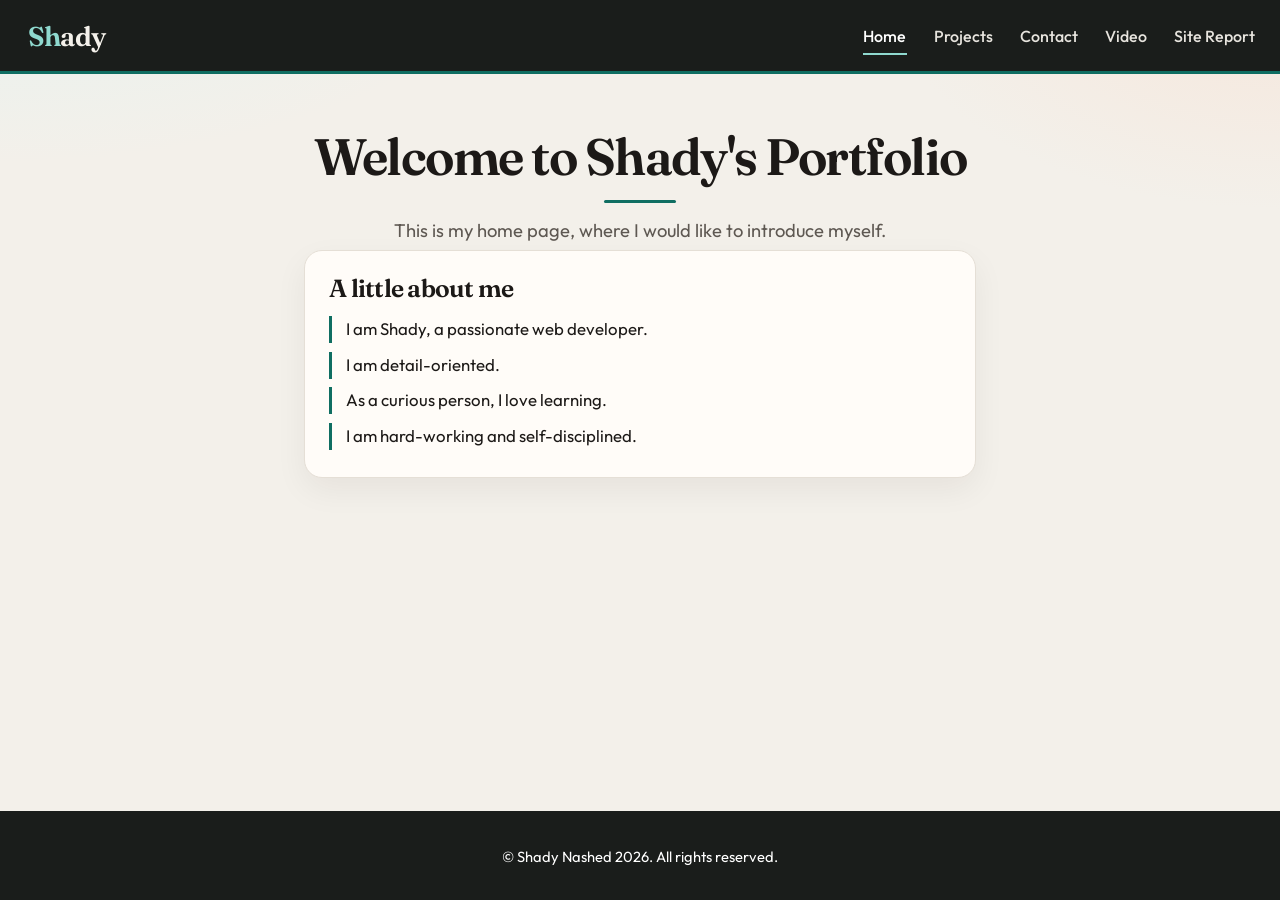
<file: visual studio code files copy/index.html>
<!DOCTYPE html>
<html lang="en">
<head>
    <meta charset="UTF-8">
    <meta name="viewport" content="width=device-width, initial-scale=1.0">
    <title>Shady Nashed · Home</title>
    <link rel="stylesheet" href="main.css">
    <link rel="stylesheet" href="mobile.css" media="screen and (max-width: 799px)">
    <link rel="stylesheet" href="desktop.css" media="screen and (min-width: 800px)">
</head>

<body id="clicked">
    <header>
        <a href="#clicked" class="DisplayNav" aria-label="Open menu"></a>
        <a href="#" class="off" aria-label="Close menu">×</a>
        <a href="index.html" class="icon"><span>Sh</span>ady</a>
    </header>

    <nav>
        <ul>
            <li>
                <a href="index.html" class="HomePage is-current" aria-current="page">Home</a>
            </li>
            <li>
                <a href="project.html" class="Project">Projects</a>
            </li>
            <li>
                <a href="contact.html" class="Contact">Contact</a>
            </li>
            <li>
                <a href="videoDemo.html" class="Video">Video</a>
            </li>
            <li>
                <a href="siteReport.html" class="report">Site Report</a>
            </li>
        </ul>
    </nav>

    <main>
        <h1 class="HeaderUnderline">Welcome to Shady's Portfolio</h1>
        <p class="HomePageStyle">This is my home page, where I would like to introduce myself.</p>
    </main>

    <aside class="intro">
        <h2>A little about me</h2>
        <p class="HomaPageParagraph">I am Shady, a passionate web developer.</p>
        <p class="HomaPageParagraph">I am detail-oriented.</p>
        <p class="HomaPageParagraph">As a curious person, I love learning.</p>
        <p class="HomaPageParagraph">I am hard-working and self-disciplined.</p>
    </aside>

    <footer>
        <p class="copyright">&copy; Shady Nashed 2026. All rights reserved.</p>
    </footer>
</body>
</html>
</file>
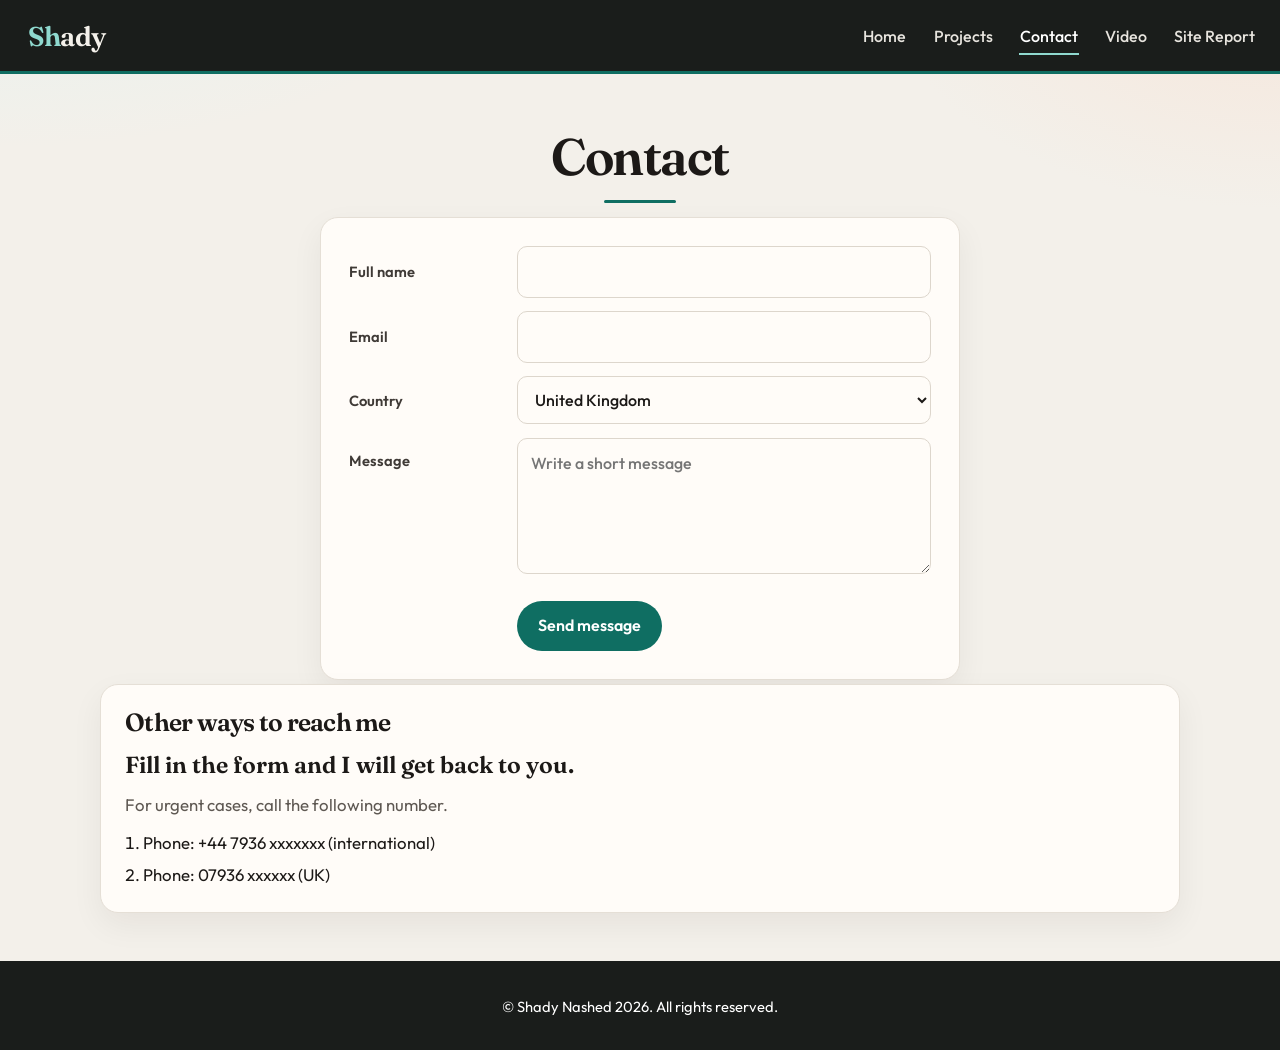
<file: visual studio code files copy/contact.html>
<!DOCTYPE html>
<html lang="en">
<head>
    <meta charset="UTF-8">
    <meta name="viewport" content="width=device-width, initial-scale=1.0">
    <title>Shady Nashed · Contact</title>
    <link rel="stylesheet" href="main.css">
    <link rel="stylesheet" href="mobile.css" media="screen and (max-width: 799px)">
    <link rel="stylesheet" href="desktop.css" media="screen and (min-width: 800px)">
</head>

<body id="clicked">
    <header>
        <a href="#clicked" class="DisplayNav" aria-label="Open menu"></a>
        <a href="#" class="off" aria-label="Close menu">×</a>
        <a href="index.html" class="icon"><span>Sh</span>ady</a>
    </header>

    <nav>
        <ul>
            <li>
                <a href="index.html" class="HomePage">Home</a>
            </li>
            <li>
                <a href="project.html" class="Project">Projects</a>
            </li>
            <li>
                <a href="contact.html" class="Contact is-current" aria-current="page">Contact</a>
            </li>
            <li>
                <a href="videoDemo.html" class="Video">Video</a>
            </li>
            <li>
                <a href="siteReport.html" class="report">Site Report</a>
            </li>
        </ul>
    </nav>

    <main>
        <h1 class="HeaderUnderline">Contact</h1>

        <form action="mailto:shady.nashed24@northampton.ac.uk" method="get">
            <label for="NameID">Full name</label>
            <input type="text" name="clientName" id="NameID" autocomplete="name" required>

            <label for="EmailID">Email</label>
            <input type="email" name="clientEmail" id="EmailID" autocomplete="email" required>

            <label for="country">Country</label>
            <select name="country" id="country" autocomplete="country-name">
                <option value="uk">United Kingdom</option>
                <option value="usa">United States</option>
                <option value="fr">France</option>
            </select>

            <label for="myTextarea">Message</label>
            <textarea name="myTextarea" id="myTextarea" placeholder="Write a short message"></textarea>

            <input class="submit" type="submit" value="Send message">
        </form>
    </main>

    <aside class="contact-notes">
        <h2>Other ways to reach me</h2>
        <p class="selectingJustThis">Fill in the form and I will get back to you.</p>
        <p class="SpecificAsideParagraph">For urgent cases, call the following number.</p>
        <ol>
            <li>Phone: +44 7936 xxxxxxx (international)</li>
            <li>Phone: 07936 xxxxxx (UK)</li>
        </ol>
    </aside>

    <footer>
        <p class="copyright">&copy; Shady Nashed 2026. All rights reserved.</p>
    </footer>
</body>
</html>
</file>
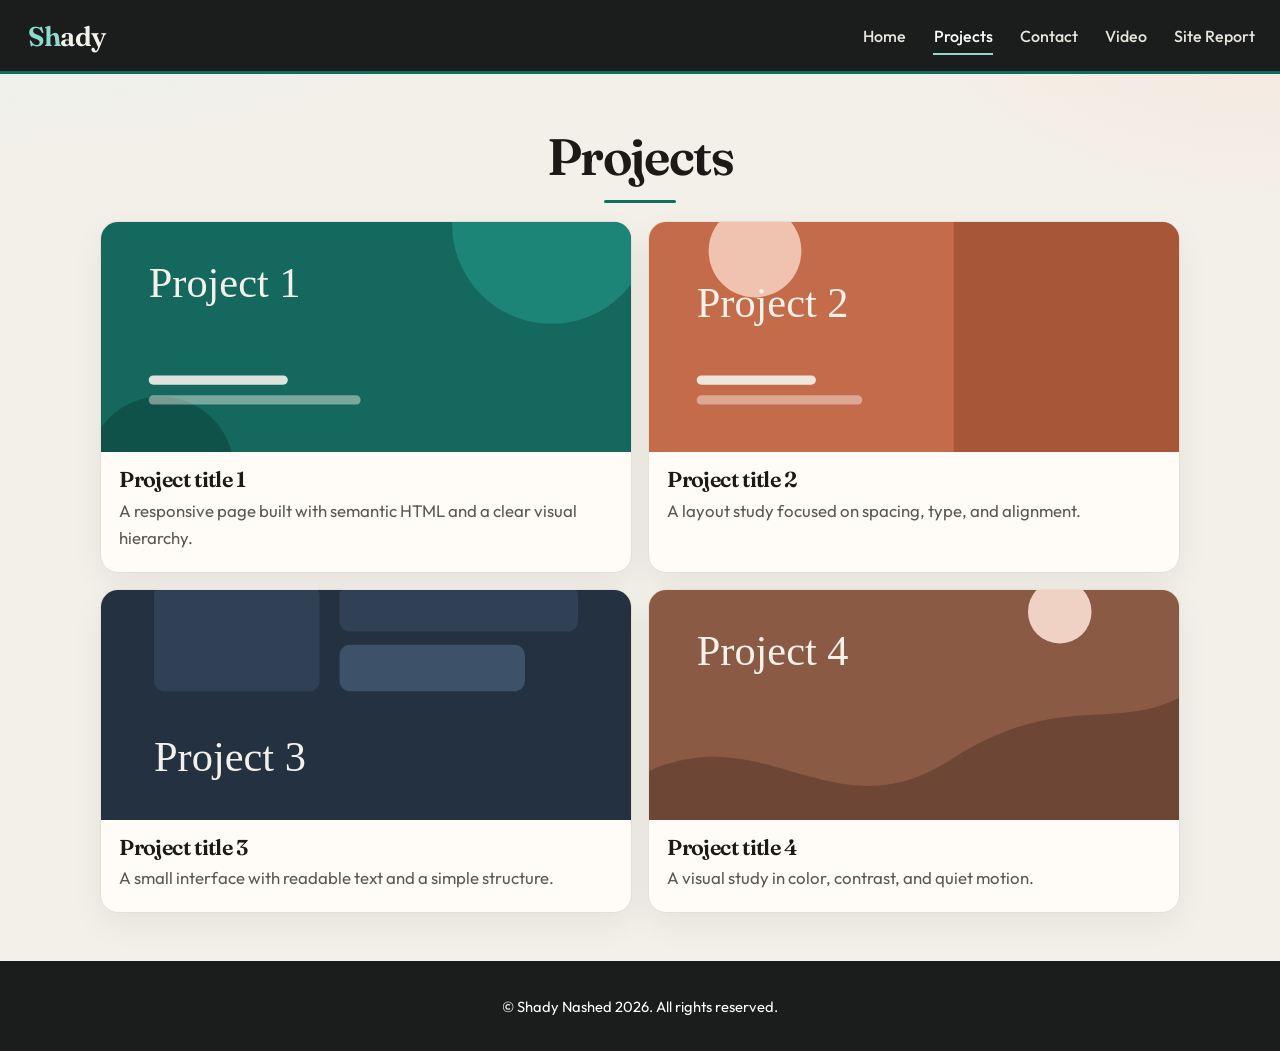
<file: visual studio code files copy/project.html>
<!DOCTYPE html>
<html lang="en">
<head>
    <meta charset="UTF-8">
    <meta name="viewport" content="width=device-width, initial-scale=1.0">
    <title>Shady Nashed · Projects</title>
    <link rel="stylesheet" href="main.css">
    <link rel="stylesheet" href="mobile.css" media="screen and (max-width: 799px)">
    <link rel="stylesheet" href="desktop.css" media="screen and (min-width: 800px)">
</head>

<body id="clicked">
    <header>
        <a href="#clicked" class="DisplayNav" aria-label="Open menu"></a>
        <a href="#" class="off" aria-label="Close menu">×</a>
        <a href="index.html" class="icon"><span>Sh</span>ady</a>
    </header>

    <nav>
        <ul>
            <li>
                <a href="index.html" class="HomePage">Home</a>
            </li>
            <li>
                <a href="project.html" class="Project is-current" aria-current="page">Projects</a>
            </li>
            <li>
                <a href="contact.html" class="Contact">Contact</a>
            </li>
            <li>
                <a href="videoDemo.html" class="Video">Video</a>
            </li>
            <li>
                <a href="siteReport.html" class="report">Site Report</a>
            </li>
        </ul>
    </nav>

    <main>
        <h1 class="HeaderUnderline">Projects</h1>
    </main>

    <aside class="ProjectPage">
        <div>
            <h3>Project title 1</h3>
            <img src="project-1.svg" alt="Placeholder image for project 1" class="ResizingImage">
            <p>A responsive page built with semantic HTML and a clear visual hierarchy.</p>
        </div>
        <div>
            <h3>Project title 2</h3>
            <img src="project-2.svg" alt="Placeholder image for project 2" class="ResizingImage">
            <p>A layout study focused on spacing, type, and alignment.</p>
        </div>
        <div>
            <h3>Project title 3</h3>
            <img src="project-3.svg" alt="Placeholder image for project 3" class="ResizingImage">
            <p>A small interface with readable text and a simple structure.</p>
        </div>
        <div>
            <h3>Project title 4</h3>
            <img src="project-4.svg" alt="Placeholder image for project 4" class="ResizingImage">
            <p>A visual study in color, contrast, and quiet motion.</p>
        </div>
    </aside>

    <footer>
        <p class="copyright">&copy; Shady Nashed 2026. All rights reserved.</p>
    </footer>
</body>
</html>
</file>
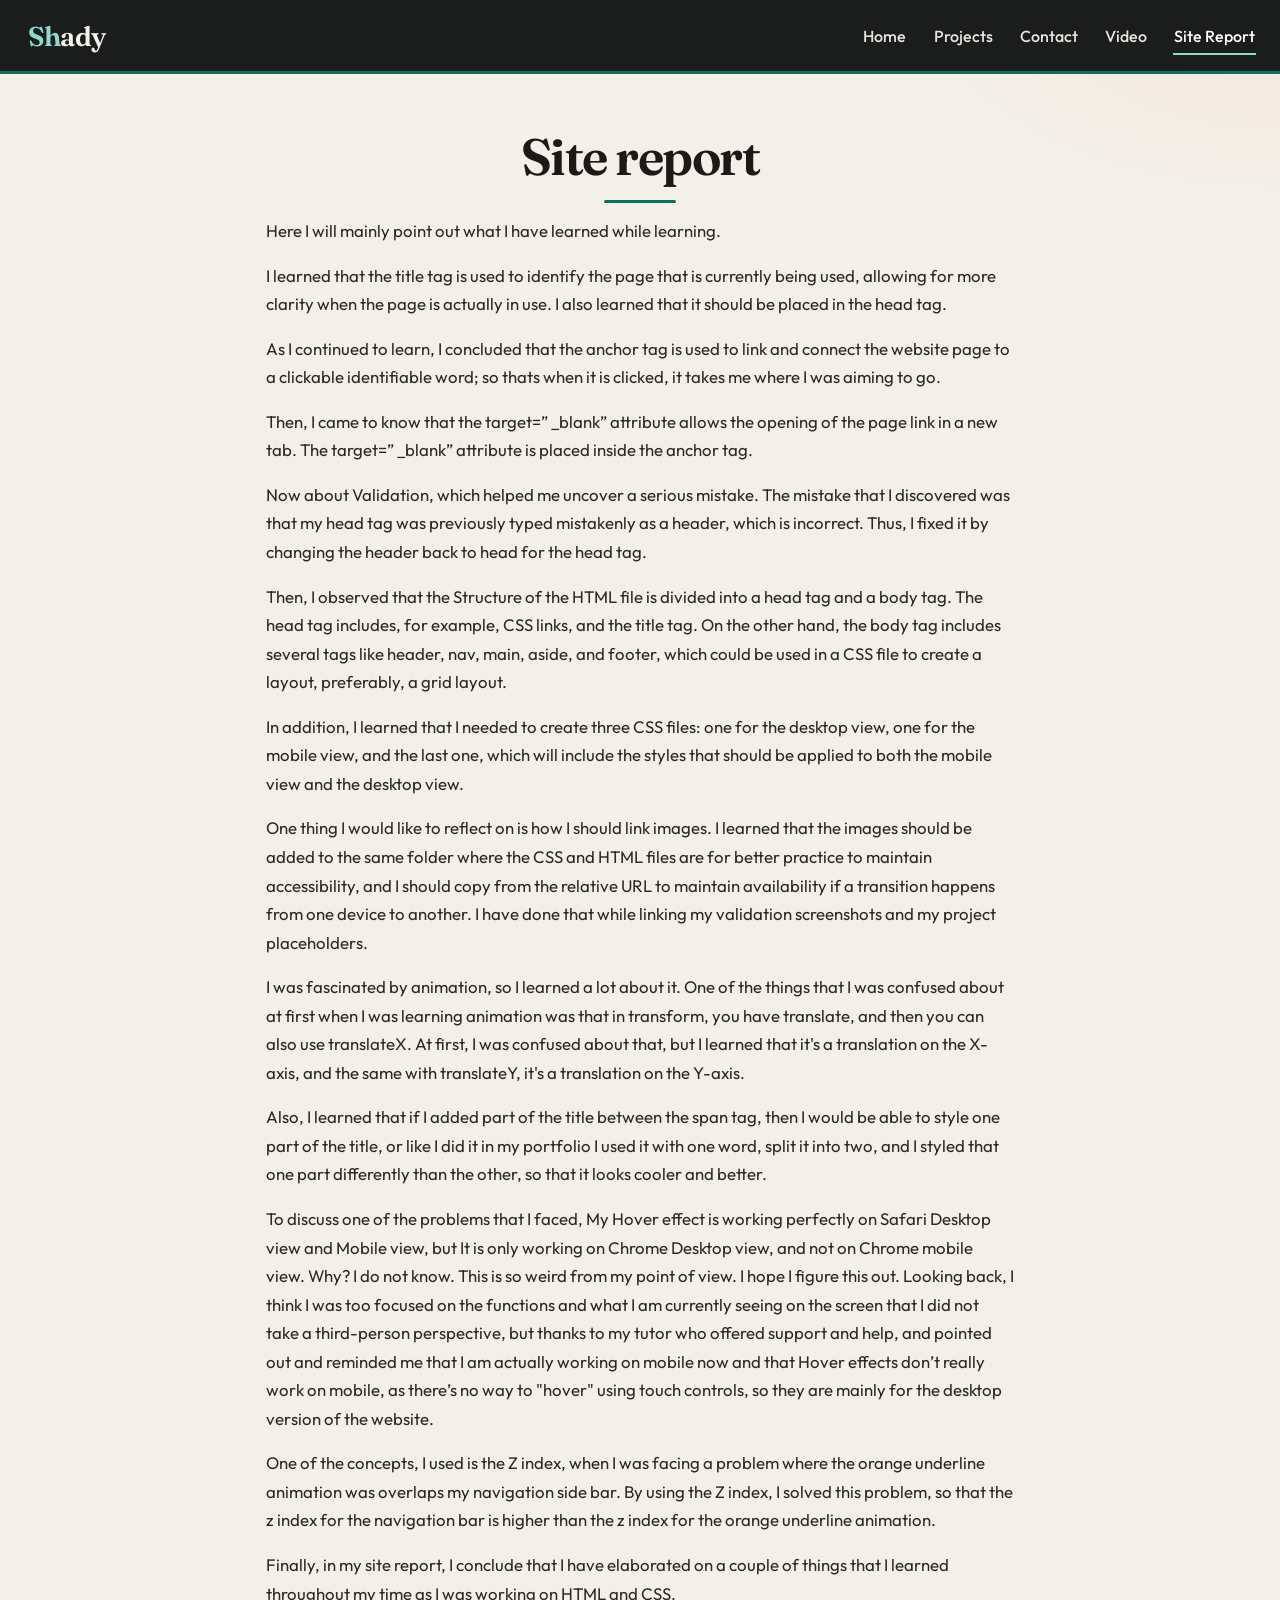
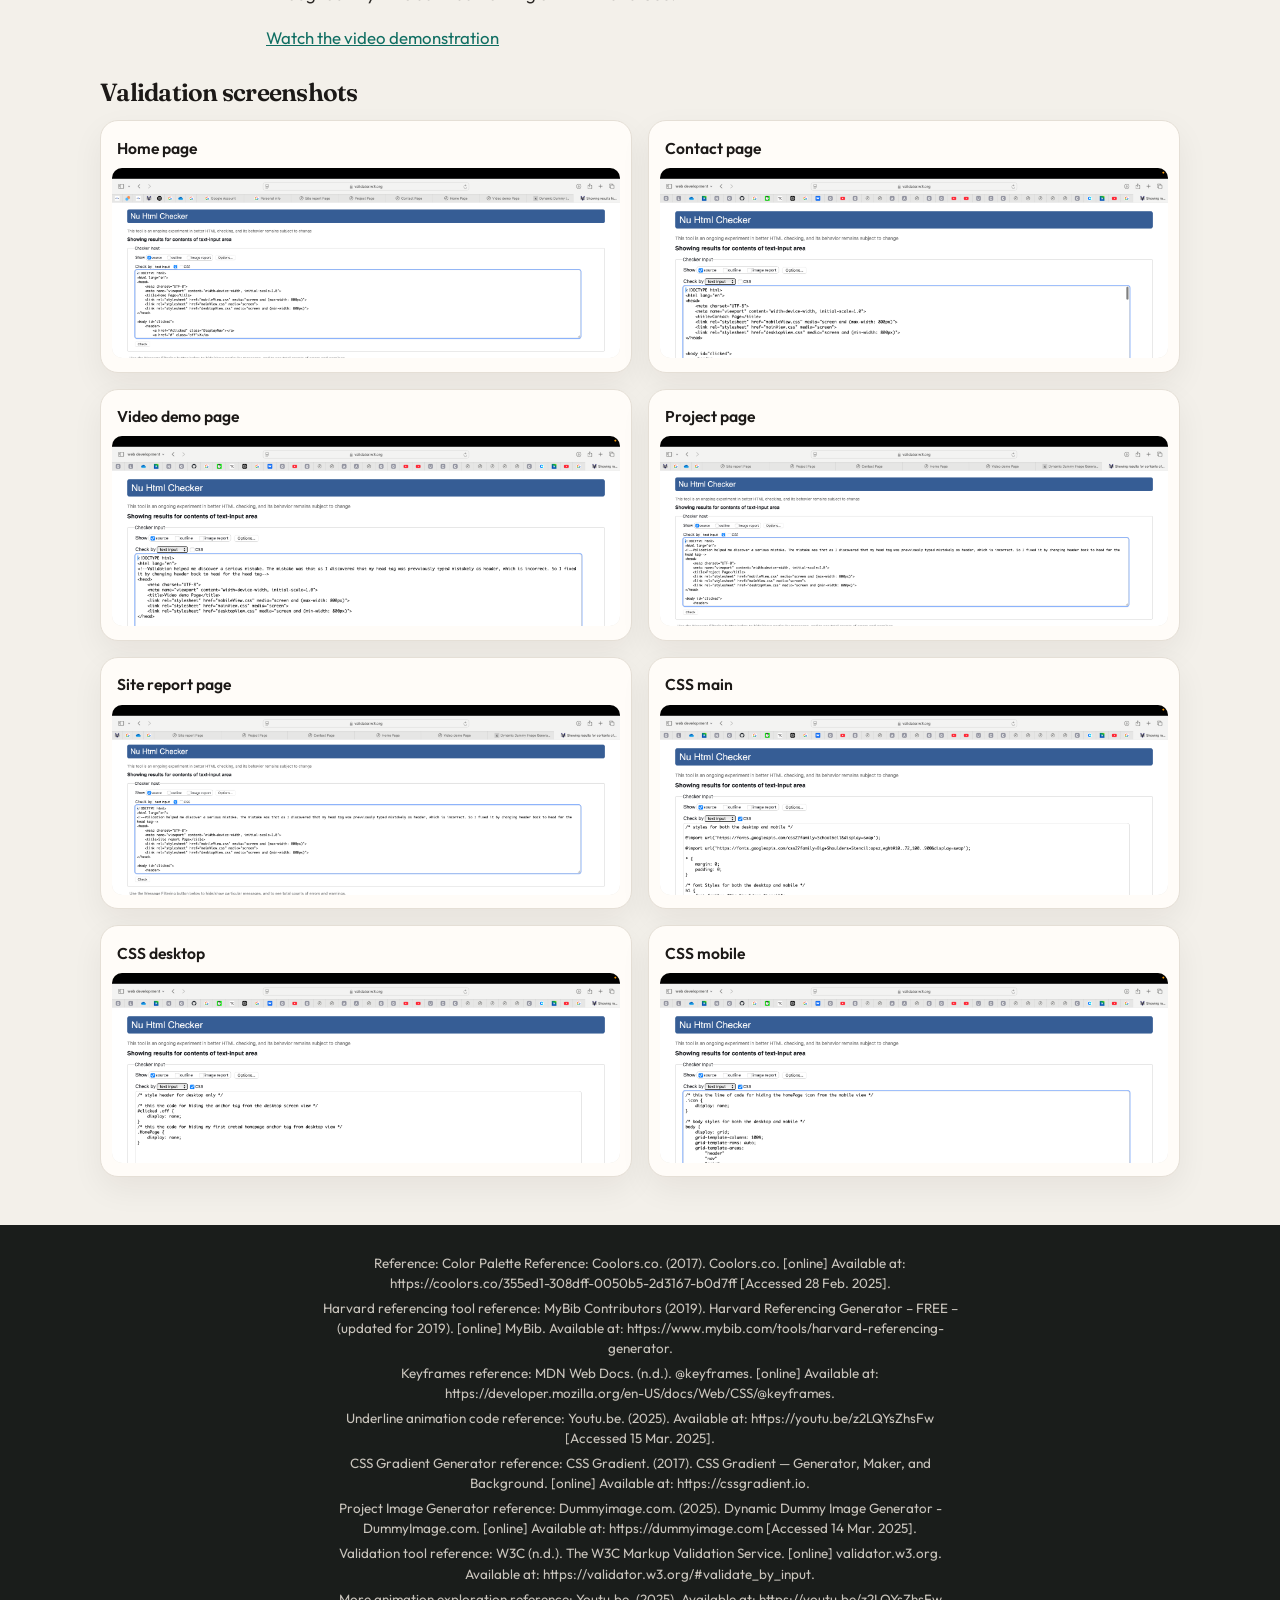
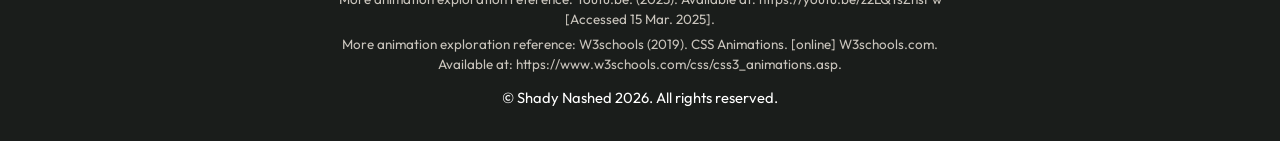
<file: visual studio code files copy/siteReport.html>
<!DOCTYPE html>
<html lang="en">
<head>
    <meta charset="UTF-8">
    <meta name="viewport" content="width=device-width, initial-scale=1.0">
    <title>Shady Nashed · Site Report</title>
    <link rel="stylesheet" href="main.css">
    <link rel="stylesheet" href="mobile.css" media="screen and (max-width: 799px)">
    <link rel="stylesheet" href="desktop.css" media="screen and (min-width: 800px)">
</head>

<body id="clicked">
    <header>
        <a href="#clicked" class="DisplayNav" aria-label="Open menu"></a>
        <a href="#" class="off" aria-label="Close menu">×</a>
        <a href="index.html" class="icon"><span>Sh</span>ady</a>
    </header>

    <nav>
        <ul>
            <li>
                <a href="index.html" class="HomePage">Home</a>
            </li>
            <li>
                <a href="project.html" class="Project">Projects</a>
            </li>
            <li>
                <a href="contact.html" class="Contact">Contact</a>
            </li>
            <li>
                <a href="videoDemo.html" class="Video">Video</a>
            </li>
            <li>
                <a href="siteReport.html" class="report is-current" aria-current="page">Site Report</a>
            </li>
        </ul>
    </nav>

    <main>
        <h1 class="HeaderUnderline">Site report</h1>
        <div>
            <p class="SiteReportStyle">Here I will mainly point out what I have learned while learning.</p>

            <p class="SiteReportStyle">I learned that the title tag is used to identify the page that is currently being used, allowing for more clarity when the page is actually in use. I also learned that it should be placed in the head tag.</p>

            <p class="SiteReportStyle">As I continued to learn, I concluded that the anchor tag is used to link and connect the website page to a clickable identifiable word; so thats when it is clicked, it takes me where I was aiming to go.</p>

            <p class="SiteReportStyle">Then, I came to know that the target=” _blank” attribute allows the opening of the page link in a new tab. The target=” _blank” attribute is placed inside the anchor tag.</p>

            <p class="SiteReportStyle">Now about Validation, which helped me uncover a serious mistake. The mistake that I discovered was that my head tag was previously typed mistakenly as a header, which is incorrect. Thus, I fixed it by changing the header back to head for the head tag.</p>

            <p class="SiteReportStyle">Then, I observed that the Structure of the HTML file is divided into a head tag and a body tag. The head tag includes, for example, CSS links, and the title tag. On the other hand, the body tag includes several tags like header, nav, main, aside, and footer, which could be used in a CSS file to create a layout, preferably, a grid layout.</p>

            <p class="SiteReportStyle">In addition, I learned that I needed to create three CSS files: one for the desktop view, one for the mobile view, and the last one, which will include the styles that should be applied to both the mobile view and the desktop view.</p>

            <p class="SiteReportStyle">One thing I would like to reflect on is how I should link images. I learned that the images should be added to the same folder where the CSS and HTML files are for better practice to maintain accessibility, and I should copy from the relative URL to maintain availability if a transition happens from one device to another. I have done that while linking my validation screenshots and my project placeholders.</p>

            <p class="SiteReportStyle">I was fascinated by animation, so I learned a lot about it. One of the things that I was confused about at first when I was learning animation was that in transform, you have translate, and then you can also use translateX. At first, I was confused about that, but I learned that it's a translation on the X-axis, and the same with translateY, it's a translation on the Y-axis.</p>

            <p class="SiteReportStyle">Also, I learned that if I added part of the title between the span tag, then I would be able to style one part of the title, or like I did it in my portfolio I used it with one word, split it into two, and I styled that one part differently than the other, so that it looks cooler and better.</p>

            <p class="SiteReportStyle">To discuss one of the problems that I faced, My Hover effect is working perfectly on Safari Desktop view and Mobile view, but It is only working on Chrome Desktop view, and not on Chrome mobile view. Why? I do not know. This is so weird from my point of view. I hope I figure this out. Looking back, I think I was too focused on the functions and what I am currently seeing on the screen that I did not take a third-person perspective, but thanks to my tutor who offered support and help, and pointed out and reminded me that I am actually working on mobile now and that Hover effects don’t really work on mobile, as there’s no way to "hover" using touch controls, so they are mainly for the desktop version of the website.</p>

            <p class="SiteReportStyle">One of the concepts, I used is the Z index, when I was facing a problem where the orange underline animation was overlaps my navigation side bar. By using the Z index, I solved this problem, so that the z index for the navigation bar is higher than the z index for the orange underline animation.</p>

            <p class="SiteReportStyle">Finally, in my site report, I conclude that I have elaborated on a couple of things that I learned throughout my time as I was working on HTML and CSS.</p>

            <p class="SiteReportStyle"><a href="https://mymedia.northampton.ac.uk/media/24822832+Shady+Nashed+Video+Demonstration/0_hk0ic912" target="_blank">Watch the video demonstration</a></p>
        </div>
    </main>

    <aside class="AsideSiteReportPage">
        <h2>Validation screenshots</h2>
        <div class="SiteReportPage">
            <div class="SiteReportPage">
                <a href="ScreenshotHomePage.png" target="_blank" class="SiteReportImageAnchor">Home page</a>
                <img src="ScreenshotHomePage.png" alt="Validation screenshot of the home page" class="SiteReportResizingImages">
            </div>

            <div class="SiteReportPage">
                <a href="ScreenshotContactPage.png" target="_blank" class="SiteReportImageAnchor">Contact page</a>
                <img src="ScreenshotContactPage.png" alt="Validation screenshot of the contact page" class="SiteReportResizingImages">
            </div>

            <div class="SiteReportPage">
                <a href="ScreenshotVideoDemoPage.png" target="_blank" class="SiteReportImageAnchor">Video demo page</a>
                <img src="ScreenshotVideoDemoPage.png" alt="Validation screenshot of the video demo page" class="SiteReportResizingImages">
            </div>

            <div class="SiteReportPage">
                <a href="ScreenshotProjectPage.png" target="_blank" class="SiteReportImageAnchor">Project page</a>
                <img src="ScreenshotProjectPage.png" alt="Validation screenshot of the project page" class="SiteReportResizingImages">
            </div>

            <div class="SiteReportPage">
                <a href="ScreenshotSiteReportPage.png" target="_blank" class="SiteReportImageAnchor">Site report page</a>
                <img src="ScreenshotSiteReportPage.png" alt="Validation screenshot of the site report page" class="SiteReportResizingImages">
            </div>

            <div class="SiteReportPage">
                <a href="ScreenshotMainViewCSS.png" target="_blank" class="SiteReportImageAnchor">CSS main</a>
                <img src="ScreenshotMainViewCSS.png" alt="Validation screenshot of the shared CSS" class="SiteReportResizingImages">
            </div>

            <div class="SiteReportPage">
                <a href="ScreenshotDesktopViewCSS.png" target="_blank" class="SiteReportImageAnchor">CSS desktop</a>
                <img src="ScreenshotDesktopViewCSS.png" alt="Validation screenshot of the desktop CSS" class="SiteReportResizingImages">
            </div>

            <div class="SiteReportPage">
                <a href="ScreenshotMobileViewCSS.png" target="_blank" class="SiteReportImageAnchor">CSS mobile</a>
                <img src="ScreenshotMobileViewCSS.png" alt="Validation screenshot of the mobile CSS" class="SiteReportResizingImages">
            </div>
        </div>
    </aside>

    <footer>
        <p class="footerReportStyle">Reference: Color Palette Reference: Coolors.co. (2017). Coolors.co. [online] Available at: https://coolors.co/355ed1-308dff-0050b5-2d3167-b0d7ff [Accessed 28 Feb. 2025].</p>

        <p class="footerReportStyle">Harvard referencing tool reference: MyBib Contributors (2019). Harvard Referencing Generator – FREE – (updated for 2019). [online] MyBib. Available at: https://www.mybib.com/tools/harvard-referencing-generator.</p>

        <p class="footerReportStyle">Keyframes reference: MDN Web Docs. (n.d.). @keyframes. [online] Available at: https://developer.mozilla.org/en-US/docs/Web/CSS/@keyframes.</p>

        <p class="footerReportStyle">Underline animation code reference: Youtu.be. (2025). Available at: https://youtu.be/z2LQYsZhsFw [Accessed 15 Mar. 2025].</p>

        <p class="footerReportStyle">CSS Gradient Generator reference: CSS Gradient. (2017). CSS Gradient — Generator, Maker, and Background. [online] Available at: https://cssgradient.io.</p>

        <p class="footerReportStyle">Project Image Generator reference: Dummyimage.com. (2025). Dynamic Dummy Image Generator - DummyImage.com. [online] Available at: https://dummyimage.com [Accessed 14 Mar. 2025].</p>

        <p class="footerReportStyle">Validation tool reference: W3C (n.d.). The W3C Markup Validation Service. [online] validator.w3.org. Available at: https://validator.w3.org/#validate_by_input.</p>

        <p class="footerReportStyle">More animation exploration reference: Youtu.be. (2025). Available at: https://youtu.be/z2LQYsZhsFw [Accessed 15 Mar. 2025].</p>

        <p class="footerReportStyle">More animation exploration reference: W3schools (2019). CSS Animations. [online] W3schools.com. Available at: https://www.w3schools.com/css/css3_animations.asp.</p>

        <p class="copyright">&copy; Shady Nashed 2026. All rights reserved.</p>
    </footer>
</body>
</html>
</file>
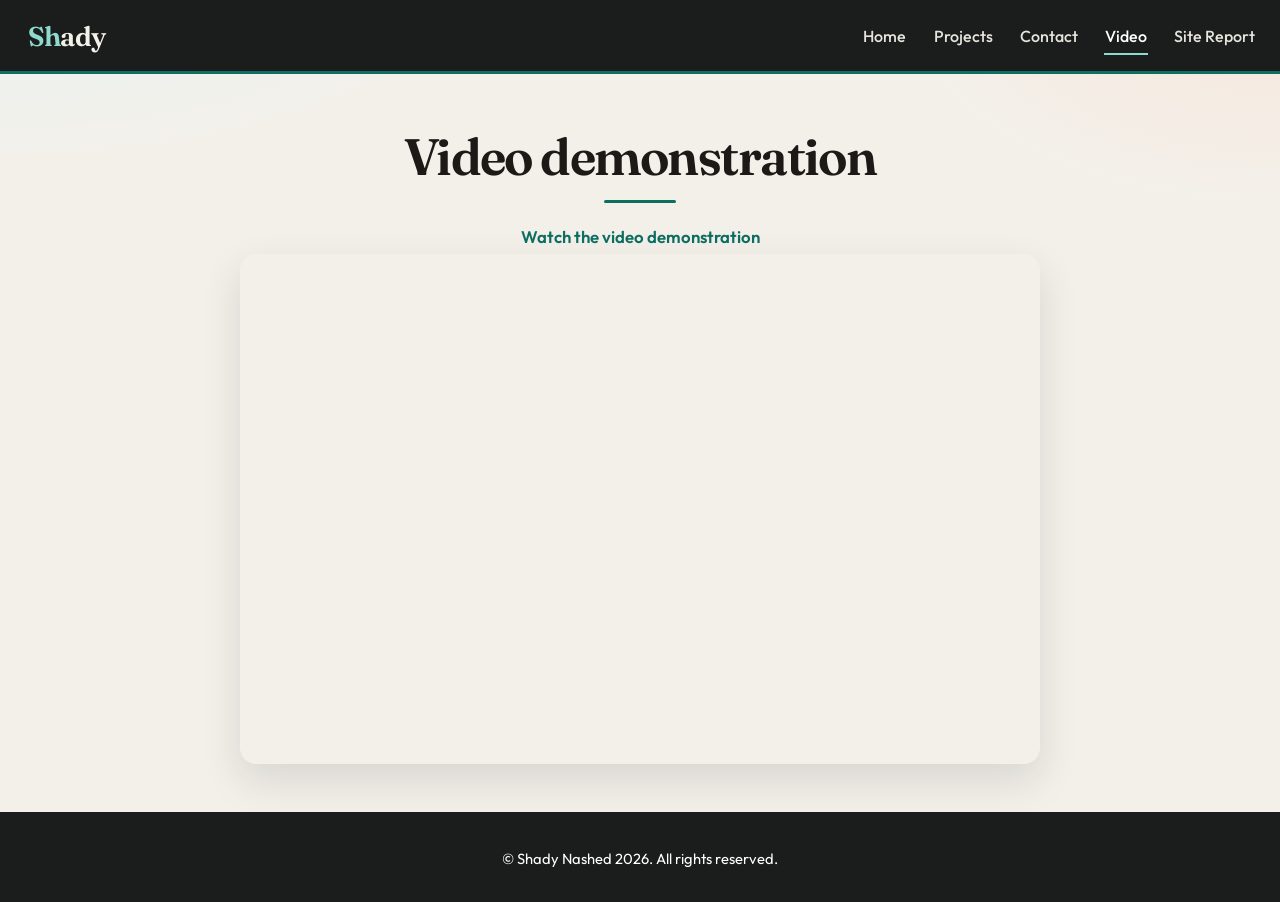
<file: visual studio code files copy/videoDemo.html>
<!DOCTYPE html>
<html lang="en">
<head>
    <meta charset="UTF-8">
    <meta name="viewport" content="width=device-width, initial-scale=1.0">
    <title>Shady Nashed · Video</title>
    <link rel="stylesheet" href="main.css">
    <link rel="stylesheet" href="mobile.css" media="screen and (max-width: 799px)">
    <link rel="stylesheet" href="desktop.css" media="screen and (min-width: 800px)">
</head>

<body id="clicked">
    <header>
        <a href="#clicked" class="DisplayNav" aria-label="Open menu"></a>
        <a href="#" class="off" aria-label="Close menu">×</a>
        <a href="index.html" class="icon"><span>Sh</span>ady</a>
    </header>

    <nav>
        <ul>
            <li>
                <a href="index.html" class="HomePage">Home</a>
            </li>
            <li>
                <a href="project.html" class="Project">Projects</a>
            </li>
            <li>
                <a href="contact.html" class="Contact">Contact</a>
            </li>
            <li>
                <a href="videoDemo.html" class="Video is-current" aria-current="page">Video</a>
            </li>
            <li>
                <a href="siteReport.html" class="report">Site Report</a>
            </li>
        </ul>
    </nav>

    <main>
        <h1 class="HeaderUnderline">Video demonstration</h1>
        <p><a href="https://mymedia.northampton.ac.uk/media/24822832+Shady+Nashed+Video+Demonstration/0_hk0ic912" target="_blank" class="video-link">Watch the video demonstration</a></p>
    </main>

    <aside class="AsideVideoPage">
        <div class="video-frame" style="max-width:800px"><div style="position:relative;padding-bottom:63.75%"><iframe id="kmsembed-0_hk0ic912" width="800" height="510" src="https://mymedia.northampton.ac.uk/embed/secure/iframe/entryId/0_hk0ic912/uiConfId/23458795/st/0" class="kmsembed" allowfullscreen allow="autoplay *; fullscreen *; encrypted-media *" referrerPolicy="no-referrer-when-downgrade" title="24822832 Shady Nashed Video Demonstration" style="position:absolute;top:0;left:0;width:100%;height:100%;border:0"></iframe></div></div>
    </aside>

    <footer>
        <p class="copyright">&copy; Shady Nashed 2026. All rights reserved.</p>
    </footer>
</body>
</html>
</file>
<file: visual studio code files copy/main.css>
@import url("https://fonts.googleapis.com/css2?family=Fraunces:opsz,wght@9..144,500;9..144,620&family=Outfit:wght@400;500;600&display=swap");

:root {
    --ink: #1c1917;
    --muted: #5e5852;
    --paper: #f3f0ea;
    --surface: #fffcf8;
    --line: #e5dfd6;
    --accent: #0f6e62;
    --accent-soft: #e5f3f0;
    --header: #1a1d1b;
    --header-text: #f4f1eb;
    --shadow: 0 12px 32px rgba(28, 25, 23, 0.06);
    --content: 1080px;
}

* {
    box-sizing: border-box;
    margin: 0;
    padding: 0;
}

html {
    scroll-behavior: smooth;
}

body {
    min-height: 100vh;
    display: grid;
    grid-template-columns: 1fr;
    grid-template-rows: auto auto auto 1fr auto;
    grid-template-areas:
        "header"
        "nav"
        "main"
        "aside"
        "footer";
    background:
        radial-gradient(900px 420px at 0% -10%, #e5f3f0 0%, transparent 60%),
        radial-gradient(700px 380px at 100% 0%, #f6e7dc 0%, transparent 55%),
        var(--paper);
    color: var(--ink);
    font-family: "Outfit", "Avenir Next", "Segoe UI", sans-serif;
    font-size: 1.05rem;
    line-height: 1.6;
}

img {
    display: block;
    max-width: 100%;
}

a {
    color: var(--accent);
}

a:hover {
    color: #0c574e;
}

::selection {
    background: #cfe8e3;
    color: #102421;
}

header {
    grid-area: header;
    position: relative;
    z-index: 30;
    display: flex;
    align-items: center;
    justify-content: space-between;
    gap: 1rem;
    min-height: 4.25rem;
    padding: 0 1.25rem;
    background: var(--header);
    box-shadow: inset 0 -3px 0 var(--accent);
}

.icon {
    order: 1;
    color: var(--header-text);
    font-family: "Fraunces", "Iowan Old Style", Palatino, serif;
    font-size: 1.7rem;
    font-weight: 620;
    letter-spacing: -0.03em;
    text-decoration: none;
}

.icon span {
    color: #8fd9cf;
}

.icon:hover,
.icon:hover span {
    color: #ffffff;
}

.DisplayNav {
    order: 2;
    width: 2.5rem;
    height: 2.5rem;
    display: inline-flex;
    align-items: center;
    justify-content: center;
    position: relative;
}

.DisplayNav::before {
    content: "";
    width: 1.35rem;
    height: 2px;
    border-radius: 2px;
    background: #ffffff;
    box-shadow: 0 -6px 0 #ffffff, 0 6px 0 #ffffff;
}

.off {
    display: none;
}

nav {
    grid-area: nav;
    background: var(--header);
}

nav ul {
    display: flex;
    flex-wrap: wrap;
    gap: 0.35rem 1.25rem;
    justify-content: flex-end;
    align-items: center;
    list-style: none;
    margin: 0;
    padding: 0.35rem 1.25rem 0.85rem;
}

nav a {
    display: inline-block;
    padding: 0.35rem 0.05rem;
    color: #e7e4de;
    font-size: 0.98rem;
    font-weight: 500;
    text-decoration: none;
    transition: color 0.2s ease;
}

nav a:hover {
    color: #9ddecf;
}

nav a.is-current {
    color: #ffffff;
    box-shadow: inset 0 -2px 0 #8fd9cf;
}

main {
    grid-area: main;
    width: min(var(--content), calc(100% - 2rem));
    margin-inline: auto;
    padding: 2.75rem 0 0.25rem;
    text-align: center;
}

aside {
    grid-area: aside;
    align-self: start;
    width: min(var(--content), calc(100% - 2rem));
    margin: 0 auto 3rem;
}

h1,
h2,
h3 {
    font-family: "Fraunces", "Iowan Old Style", Palatino, serif;
    font-weight: 620;
    letter-spacing: -0.03em;
    line-height: 1.12;
}

h1 {
    font-size: clamp(2rem, 4.6vw, 3.5rem);
    text-wrap: balance;
    color: var(--ink);
    background: none;
}

h2 {
    font-size: 1.55rem;
    margin-bottom: 0.85rem;
    text-align: left;
}

h3 {
    margin: 1rem 1.15rem 0.35rem;
    font-size: 1.35rem;
}

p {
    font-family: "Outfit", "Avenir Next", "Segoe UI", sans-serif;
}

.HeaderUnderline {
    position: relative;
    z-index: 0;
    display: block;
    margin-bottom: 0.9rem;
}

.HeaderUnderline::after {
    content: "";
    display: block;
    width: 4.5rem;
    height: 3px;
    margin: 0.9rem auto 0;
    border-radius: 99px;
    background: var(--accent);
    transform-origin: center;
    animation: underlineForHeader 0.8s ease both;
}

@keyframes underlineForHeader {
    from {
        opacity: 0;
        transform: scaleX(0.15);
    }
    to {
        opacity: 1;
        transform: scaleX(1);
    }
}

main .HomePageStyle {
    max-width: 38rem;
    margin: 0 auto;
    color: var(--muted);
    font-family: "Outfit", "Avenir Next", "Segoe UI", sans-serif;
    font-size: 1.15rem;
    line-height: 1.55;
}

.intro,
.contact-notes,
.ProjectPage > div,
.AsideSiteReportPage > .SiteReportPage > .SiteReportPage,
main form {
    background: var(--surface);
    border: 1px solid var(--line);
    border-radius: 18px;
    box-shadow: var(--shadow);
}

.intro,
.contact-notes {
    padding: 1.5rem 1.5rem 1.15rem;
    text-align: left;
}

.intro {
    width: min(42rem, calc(100% - 2rem));
}

.intro .HomaPageParagraph {
    margin: 0.55rem 0;
    padding-left: 0.85rem;
    border-left: 3px solid var(--accent);
    color: var(--ink);
    font-size: 1.05rem;
}

.ProjectPage {
    display: grid;
    grid-template-columns: 1fr;
    gap: 1rem;
}

.ProjectPage > div {
    display: flex;
    flex-direction: column;
    overflow: hidden;
    text-align: left;
    transition: transform 0.22s ease, box-shadow 0.22s ease;
}

.ProjectPage > div:hover {
    transform: translateY(-4px);
    box-shadow: 0 18px 36px rgba(28, 25, 23, 0.1);
}

.ResizingImage {
    order: -1;
    width: 100%;
    height: 210px;
    object-fit: cover;
}

.ProjectPage p {
    margin: 0 1.15rem 1.25rem;
    color: var(--muted);
}

main form {
    width: min(40rem, 100%);
    margin: 0.5rem auto 0;
    padding: 1.35rem;
    display: grid;
    grid-template-columns: 1fr;
    gap: 0.35rem;
    text-align: left;
    font-weight: 500;
}

main form label {
    margin-top: 0.55rem;
    color: #3f3a36;
    font-size: 0.92rem;
    font-weight: 600;
}

input,
select,
textarea {
    width: 100%;
    padding: 0.75rem 0.8rem;
    border: 1px solid #ddd6cc;
    border-radius: 10px;
    background: #fffcf8;
    color: var(--ink);
    font: inherit;
    font-size: 1rem;
}

textarea {
    min-height: 8.5rem;
    resize: vertical;
}

input:focus,
select:focus,
textarea:focus {
    border-color: var(--accent);
    outline: 3px solid rgba(15, 110, 98, 0.18);
}

input[type="submit"] {
    width: auto;
    margin-top: 0.85rem;
    padding: 0.75rem 1.3rem;
    border: 0;
    border-radius: 999px;
    background: var(--accent);
    color: #ffffff;
    font-weight: 600;
    cursor: pointer;
    justify-self: start;
}

input[type="submit"]:hover {
    background: #0c574e;
}

.selectingJustThis {
    font-family: "Fraunces", "Iowan Old Style", Palatino, serif;
    font-size: 1.45rem;
    font-weight: 620;
    line-height: 1.3;
    color: var(--ink);
}

.SpecificAsideParagraph {
    margin-top: 0.75rem;
    color: var(--muted);
}

.contact-notes ol {
    margin: 0.7rem 0 0.3rem 1.15rem;
    padding: 0;
    list-style: decimal;
}

.contact-notes li {
    margin: 0.3rem 0;
}

main > div {
    max-width: 68ch;
    margin-inline: auto;
    text-align: left;
}

.SiteReportStyle {
    margin-bottom: 1rem;
    color: #2c2926;
    font-size: 1.05rem;
    line-height: 1.7;
    text-align: left;
}

.AsideSiteReportPage > h2 {
    margin-top: 0.4rem;
}

.AsideSiteReportPage > .SiteReportPage {
    display: grid;
    grid-template-columns: 1fr;
    gap: 1rem;
}

.AsideSiteReportPage > .SiteReportPage > .SiteReportPage {
    display: flex;
    flex-direction: column;
    overflow: hidden;
    text-align: left;
}

.SiteReportImageAnchor {
    display: block;
    padding: 0.9rem 1rem 0.45rem;
    color: var(--ink);
    font-size: 0.98rem;
    font-weight: 600;
    text-decoration: none;
}

.SiteReportImageAnchor:hover {
    color: var(--accent);
}

.SiteReportResizingImages {
    width: calc(100% - 1.4rem);
    height: 170px;
    margin: 0 0.7rem 0.85rem;
    object-fit: cover;
    object-position: top;
    border-radius: 10px;
    background: #ece7df;
}

.video-link {
    display: inline-block;
    margin-top: 0.4rem;
    font-weight: 600;
    text-decoration: none;
}

.video-frame {
    width: min(800px, 100%);
    margin: 0 auto;
    overflow: hidden;
    border-radius: 16px;
    box-shadow: 0 16px 40px rgba(28, 25, 23, 0.12);
}

footer {
    grid-area: footer;
    margin-top: 0;
    padding: 1.4rem 1.25rem 1.7rem;
    background: var(--header);
    color: #c9c4bc;
    text-align: center;
}

footer p,
.footerReportStyle {
    max-width: 72ch;
    margin: 0.3rem auto;
    color: #c9c4bc;
    font-size: 0.84rem;
    line-height: 1.5;
    text-align: center;
    overflow-wrap: anywhere;
}

footer .copyright {
    margin-top: 0.8rem;
    color: #ffffff;
    font-size: 0.92rem;
}

@media (prefers-reduced-motion: reduce) {
    html {
        scroll-behavior: auto;
    }

    *,
    *::before,
    *::after {
        animation: none !important;
        transition: none !important;
    }
}
</file>
<file: visual studio code files copy/mobile.css>
nav {
    display: none;
}

#clicked:target {
    overflow: hidden;
}

#clicked:target nav {
    display: flex;
    flex-direction: column;
    justify-content: center;
    position: fixed;
    inset: 0;
    z-index: 20;
    width: 100%;
    height: 100%;
    margin: 0;
    padding: 5.5rem 1.75rem 2rem;
    background: var(--header);
}

#clicked:target nav ul {
    flex-direction: column;
    align-items: flex-start;
    gap: 0.35rem;
    margin: 0;
    padding: 0;
    border: 0;
}

#clicked:target nav a {
    color: var(--header-text);
    font-size: 1.7rem;
    line-height: 1.35;
}

:target .DisplayNav {
    display: none;
}

:target .off {
    order: 3;
    display: block;
    color: #ffffff;
    font-size: 1.8rem;
    line-height: 1;
    text-decoration: none;
}

main {
    padding-top: 2.1rem;
}

h1 {
    font-size: clamp(1.85rem, 9vw, 2.5rem);
}

.intro,
.contact-notes,
main form {
    padding: 1.15rem;
}

.video-frame {
    border-radius: 12px;
}
</file>
<file: visual studio code files copy/desktop.css>
.DisplayNav,
.off {
    display: none;
}

body {
    grid-template-columns: auto 1fr;
    grid-template-rows: auto auto 1fr auto;
    grid-template-areas:
        "header nav"
        "main main"
        "aside aside"
        "footer footer";
}

header,
nav {
    min-height: 4.6rem;
    background: var(--header);
    box-shadow: inset 0 -3px 0 var(--accent);
}

header {
    padding-left: 1.75rem;
}

nav {
    display: flex;
    align-items: center;
    justify-content: flex-end;
    padding-right: 1.5rem;
}

nav ul {
    margin: 0;
    padding: 0;
    gap: 1.6rem;
}

nav a {
    font-size: 1rem;
}

main {
    padding-top: 3.4rem;
}

h1 {
    font-size: clamp(2.4rem, 4vw, 3.7rem);
}

.ProjectPage,
.AsideSiteReportPage > .SiteReportPage {
    grid-template-columns: 1fr 1fr;
}

.ResizingImage {
    height: 230px;
}

main form {
    grid-template-columns: 9.5rem 1fr;
    align-items: center;
    gap: 0.85rem 1rem;
    padding: 1.75rem;
}

main form label {
    margin-top: 0;
}

label[for="myTextarea"] {
    align-self: start;
    padding-top: 0.7rem;
}

input[type="submit"] {
    grid-column: 2;
}

.SiteReportResizingImages {
    height: 190px;
}
</file>
